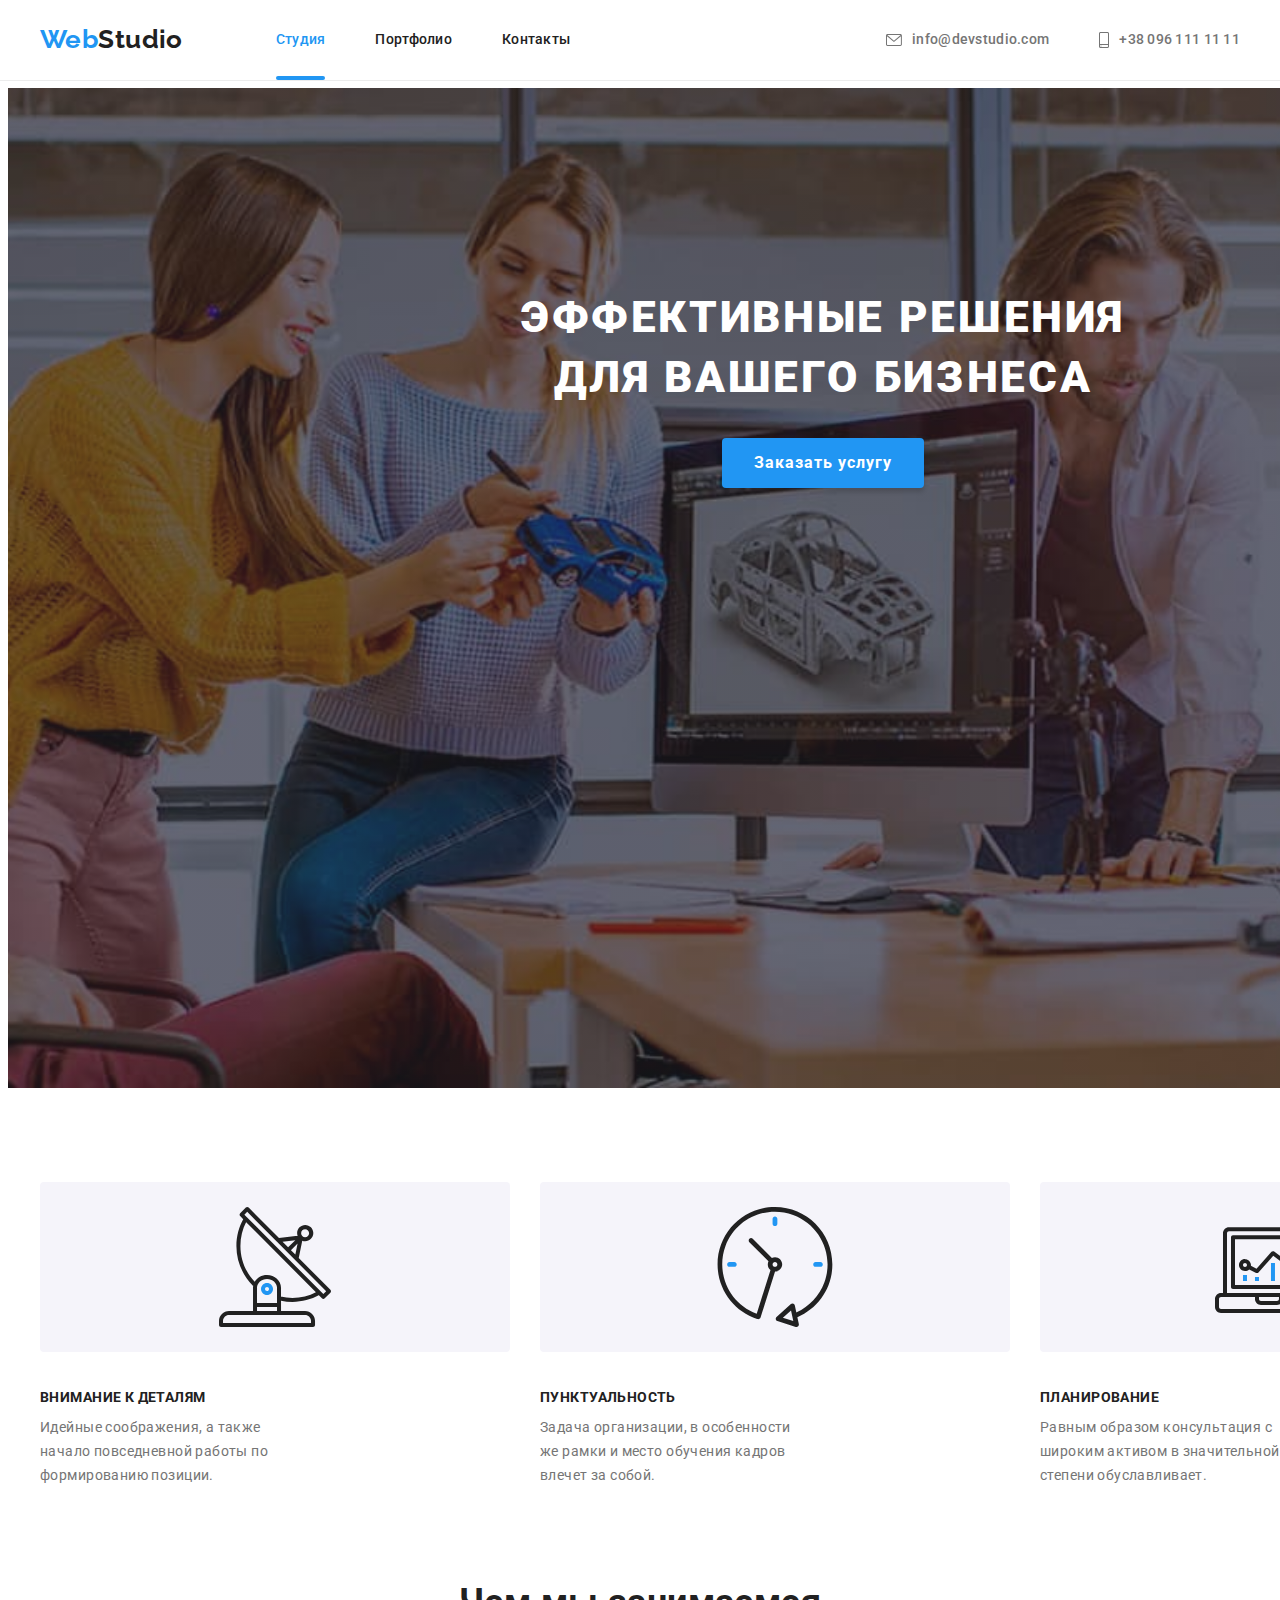
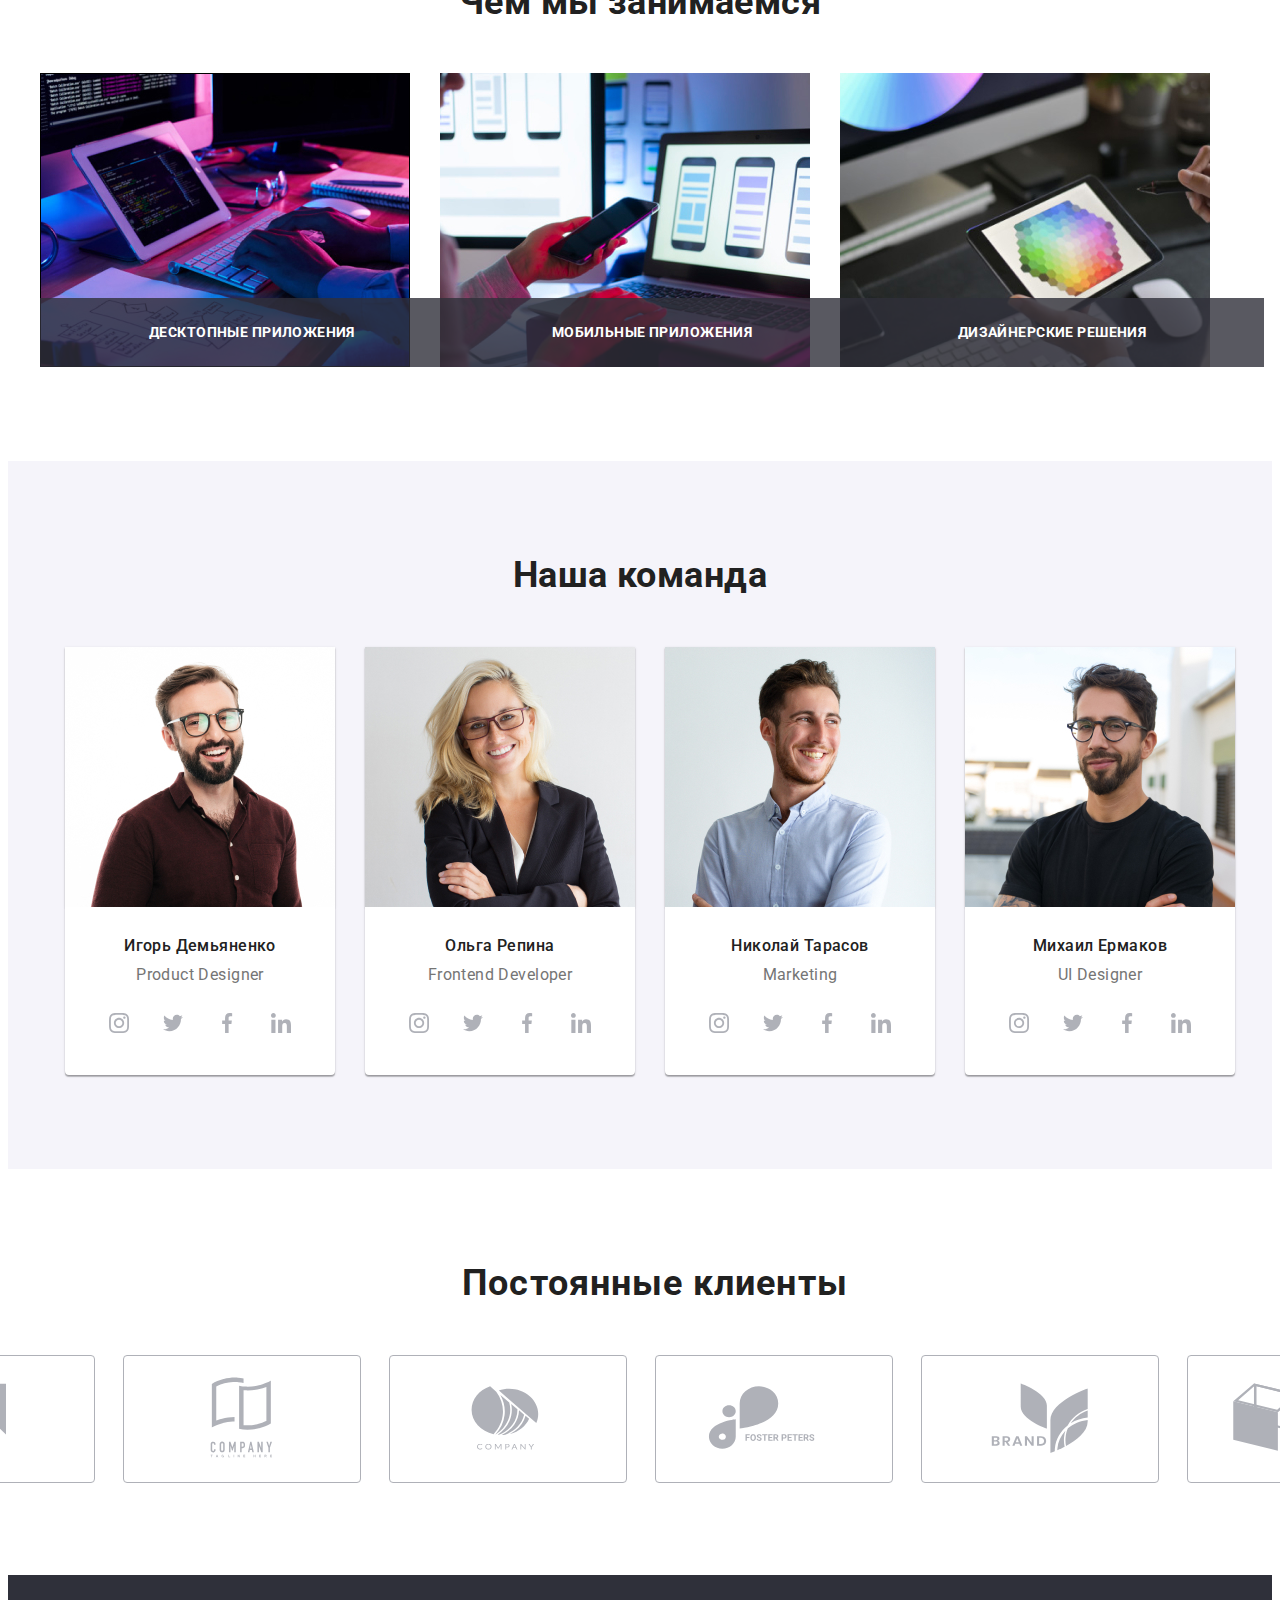
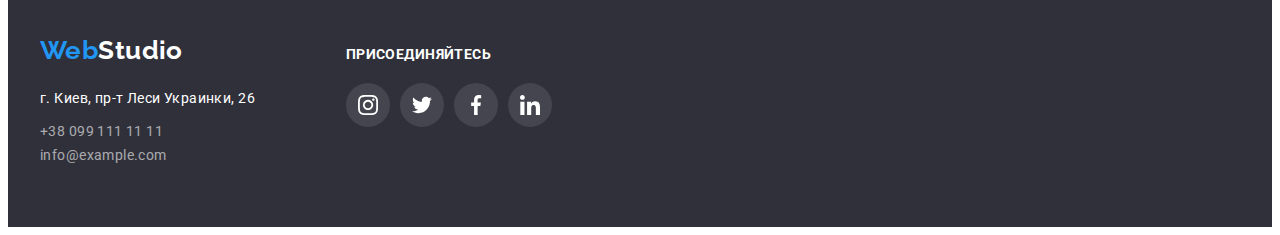
<file: index.html>
<!DOCTYPE html>
<html lang="en">
  <head>
    <meta charset="UTF-8" />
    <meta http-equiv="X-UA-Compatible" content="IE=edge" />
    <meta name="viewport" content="width=device-width, initial-scale=1.0" />
    <title>WebStudio</title>
    <link
      rel="stylesheet"
      href="https://cdnjs.cloudflare.com/ajax/libs/modern-normalize/1.1.0/modern-normalize.min.css"
      integrity="sha512-wpPYUAdjBVSE4KJnH1VR1HeZfpl1ub8YT/NKx4PuQ5NmX2tKuGu6U/JRp5y+Y8XG2tV+wKQpNHVUX03MfMFn9Q=="
      crossorigin="anonymous"
      referrerpolicy="no-referrer"
    />
    <link rel="preconnect" href="https://fonts.googleapis.com" />
    <link rel="preconnect" href="https://fonts.gstatic.com" crossorigin />
    <link
      href="https://fonts.googleapis.com/css2?family=Raleway:wght@700&family=Roboto:wght@400;500;700;900&display=swap"
      rel="stylesheet"
    />
    <link rel="stylesheet" href="./css/styles.css" />
  </head>
  <body>
    <header class="header">
      <div class="container">
        <nav class="header-nav">
          <a href="./index.html" class="logo link">Web</a>
          <ul class="site-nav list">
            <li class="site-nav-item">
              <a href="./index.html" class="link current">Студия</a>
            </li>
            <li class="site-nav-item">
              <a href="./portfolio.html" class="link">Портфолио</a>
            </li>
            <li class="site-nav-item">
              <a href="" class="link">Контакты</a>
            </li>
          </ul>
          <div class="auth-nav">
            <a href="mailto:info@devstudio.com" class="link auth-nav-link">
              <svg class="svg-mail">
                <use href="./images/icons.svg#icon-envelope"></use></svg
              >info@devstudio.com</a
            >
            <a href="tel:+380961111111" class="link auth-nav-link">
              <svg class="svg-tel">
                <use href="./images/icons.svg#icon-smartphone"></use></svg
              >+38 096 111 11 11</a
            >
          </div>
        </nav>
      </div>
    </header>
    <main>
      <section class="hero container">
        <div class="hero-box">
          <h1 class="hero-title">Эффективные решения для вашего бизнеса</h1>
          <button type="button" class="btn-hero" data-modal-open>
            Заказать услугу
          </button>
        </div>
      </section>
      <section class="section-speciality">
        <div class="container">
          <h2 class="section-title visually-hidden">Особенности</h2>
          <ul class="list speciality">
            <li class="speciality-items">
              <svg>
                <use href="./images/icons.svg#icon-antenna"></use>
              </svg>
              <h3 class="section-title-description">Внимание к деталям</h3>
              <p class="description">
                Идейные соображения, а также начало повседневной работы по
                формированию позиции.
              </p>
            </li>
            <li class="speciality-items">
              <svg>
                <use href="./images/icons.svg#icon-clock"></use>
              </svg>
              <h3 class="section-title-description">Пунктуальность</h3>
              <p class="description">
                Задача организации, в особенности же рамки и место обучения
                кадров влечет за собой.
              </p>
            </li>
            <li class="speciality-items">
              <svg>
                <use href="./images/icons.svg#icon-diagram"></use>
              </svg>
              <h3 class="section-title-description">Планирование</h3>
              <p class="description">
                Равным образом консультация с широким активом в значительной
                степени обуславливает.
              </p>
            </li>
            <li class="speciality-items">
              <svg>
                <use href="./images/icons.svg#icon-astronaut"></use>
              </svg>
              <h3 class="section-title-description">Современные технологии</h3>
              <p class="description">
                Значимость этих проблем настолько очевидна, что реализация
                плановых заданий.
              </p>
            </li>
          </ul>
        </div>
      </section>
      <section class="section-about">
        <div class="container">
          <h2 class="section-title about">Чем мы занимаемся</h2>
          <ul class="list about-list">
            <li class="about-item">
              <img
                src="./images/box_1.jpg"
                alt="Десктопные приложения"
                width="370"
              />
              <span class="about-item-description">Десктопные приложения</span>
            </li>
            <li class="about-item">
              <img
                src="./images/box_2.jpg"
                alt="Мобильные приложения"
                width="370"
              />
              <span class="about-item-description">Мобильные приложения</span>
            </li>
            <li class="about-item">
              <img
                src="./images/box_3.jpg"
                alt="Дизайнерские решения"
                width="370"
              />
              <span class="about-item-description">Дизайнерские решения</span>
            </li>
          </ul>
        </div>
      </section>
      <section class="section our-team">
        <div class="container">
          <h2 class="section-title titel-team">Наша команда</h2>
          <ul class="list soc-team-list">
            <li class="card-team">
              <img src="./images/team_card_1.jpg" alt="Фото_1" width="270" />
              <div class="text-box">
                <h3 class="section-team">Игорь Демьяненко</h3>
                <p class="position">Product Designer</p>
                <ul class="list soc-team-list">
                  <li class="soc-team-item">
                    <a href="" class="link soc-link"
                      ><svg class="soc-team-svg">
                        <use href="./images/icons.svg#icon-instagram"></use>
                      </svg>
                    </a>
                  </li>
                  <li class="soc-team-item">
                    <a href="" class="link soc-link"
                      ><svg class="soc-team-svg">
                        <use href="./images/icons.svg#icon-twitter"></use>
                      </svg>
                    </a>
                  </li>
                  <li class="soc-team-item">
                    <a href="" class="link soc-link"
                      ><svg class="soc-team-svg">
                        <use href="./images/icons.svg#icon-facebook"></use>
                      </svg>
                    </a>
                  </li>
                  <li class="soc-team-item">
                    <a href="" class="link soc-link"
                      ><svg class="soc-team-svg">
                        <use href="./images/icons.svg#icon-linkedin"></use>
                      </svg>
                    </a>
                  </li>
                </ul>
              </div>
            </li>
            <li class="card-team">
              <img src="./images/team_card_2.jpg" alt="Фото_2" width="270" />
              <div class="text-box">
                <h3 class="section-team">Ольга Репина</h3>
                <p class="position">Frontend Developer</p>
                <ul class="list soc-team-list">
                  <li class="soc-team-item">
                    <a href="" class="link soc-link"
                      ><svg class="soc-team-svg">
                        <use href="./images/icons.svg#icon-instagram"></use>
                      </svg>
                    </a>
                  </li>
                  <li class="soc-team-item">
                    <a href="" class="link soc-link"
                      ><svg class="soc-team-svg">
                        <use href="./images/icons.svg#icon-twitter"></use>
                      </svg>
                    </a>
                  </li>
                  <li class="soc-team-item">
                    <a href="" class="link soc-link"
                      ><svg class="soc-team-svg">
                        <use href="./images/icons.svg#icon-facebook"></use>
                      </svg>
                    </a>
                  </li>
                  <li class="soc-team-item">
                    <a href="" class="link soc-link"
                      ><svg class="soc-team-svg">
                        <use href="./images/icons.svg#icon-linkedin"></use>
                      </svg>
                    </a>
                  </li>
                </ul>
              </div>
            </li>
            <li class="card-team">
              <img src="./images/team_card_3.jpg" alt="Фото_3" width="270" />
              <div class="text-box">
                <h3 class="section-team">Николай Тарасов</h3>
                <p class="position">Marketing</p>
                <ul class="list soc-team-list">
                  <li class="soc-team-item">
                    <a href="" class="link soc-link"
                      ><svg class="soc-team-svg">
                        <use href="./images/icons.svg#icon-instagram"></use>
                      </svg>
                    </a>
                  </li>
                  <li class="soc-team-item">
                    <a href="" class="link soc-link"
                      ><svg class="soc-team-svg">
                        <use href="./images/icons.svg#icon-twitter"></use>
                      </svg>
                    </a>
                  </li>
                  <li class="soc-team-item">
                    <a href="" class="link soc-link"
                      ><svg class="soc-team-svg">
                        <use href="./images/icons.svg#icon-facebook"></use>
                      </svg>
                    </a>
                  </li>
                  <li class="soc-team-item">
                    <a href="" class="link soc-link"
                      ><svg class="soc-team-svg">
                        <use href="./images/icons.svg#icon-linkedin"></use>
                      </svg>
                    </a>
                  </li>
                </ul>
              </div>
            </li>
            <li class="card-team">
              <img src="./images/team_card_4.jpg" alt="Фото_4" width="270" />
              <div class="text-box">
                <h3 class="section-team">Михаил Ермаков</h3>
                <p class="position">UI Designer</p>
                <ul class="list soc-team-list">
                  <li class="soc-team-item">
                    <a href="" class="link soc-link"
                      ><svg class="soc-team-svg">
                        <use href="./images/icons.svg#icon-instagram"></use>
                      </svg>
                    </a>
                  </li>
                  <li class="soc-team-item">
                    <a href="" class="link soc-link"
                      ><svg class="soc-team-svg">
                        <use href="./images/icons.svg#icon-twitter"></use>
                      </svg>
                    </a>
                  </li>
                  <li class="soc-team-item">
                    <a href="" class="link soc-link"
                      ><svg class="soc-team-svg">
                        <use href="./images/icons.svg#icon-facebook"></use>
                      </svg>
                    </a>
                  </li>
                  <li class="soc-team-item">
                    <a href="" class="link soc-link"
                      ><svg class="soc-team-svg">
                        <use href="./images/icons.svg#icon-linkedin"></use>
                      </svg>
                    </a>
                  </li>
                </ul>
              </div>
            </li>
          </ul>
        </div>
      </section>
      <section class="regular-client">
        <div class="container">
          <h2 class="regular-client-titel">Постоянные клиенты</h2>
          <ul class="regular-client-list list">
            <li class="regular-client-item">
              <a href="" class="link client-link">
                <svg class="svg-clients">
                  <use href="./images/icons.svg#icon-client1"></use>
                </svg>
              </a>
            </li>
            <li class="regular-client-item">
              <a href="" class="link client-link">
                <svg class="svg-clients">
                  <use href="./images/icons.svg#icon-client2"></use>
                </svg>
              </a>
            </li>
            <li class="regular-client-item">
              <a href="" class="link client-link">
                <svg class="svg-clients">
                  <use href="./images/icons.svg#icon-client3"></use>
                </svg>
              </a>
            </li>
            <li class="regular-client-item">
              <a href="" class="link client-link">
                <svg class="svg-clients">
                  <use href="./images/icons.svg#icon-client4"></use>
                </svg>
              </a>
            </li>
            <li class="regular-client-item">
              <a href="" class="link client-link">
                <svg class="svg-clients">
                  <use href="./images/icons.svg#icon-client5"></use>
                </svg>
              </a>
            </li>
            <li class="regular-client-item">
              <a href="" class="link client-link">
                <svg class="svg-clients">
                  <use href="./images/icons.svg#icon-client6"></use>
                </svg>
              </a>
            </li>
          </ul>
        </div>
      </section>
    </main>
    <footer class="footer">
      <div class="container">
        <div class="footer-box">
          <a href="./index.html" class="logo link">Web</a>
          <address class="address">
            <p class="map">г. Киев, пр-т Леси Украинки, 26</p>
            <a href="tel:+380991111111" class="link">+38 099 111 11 11</a>
            <a href="mailto:info@example.com" class="link">info@example.com</a>
          </address>
        </div>
        <div class="join-box">
          <h2 class="join-titel">присоединяйтесь</h2>
          <ul class="join-list list">
            <li class="join-item">
              <a href="" class="link join-link"
                ><svg class="footer-soc">
                  <use href="./images/icons.svg#icon-instagram"></use>
                </svg>
              </a>
            </li>
            <li class="join-item">
              <a href="" class="link join-link"
                ><svg class="footer-soc">
                  <use href="./images/icons.svg#icon-twitter"></use>
                </svg>
              </a>
            </li>
            <li class="join-item">
              <a href="" class="link join-link"
                ><svg class="footer-soc">
                  <use href="./images/icons.svg#icon-facebook"></use>
                </svg>
              </a>
            </li>
            <li class="join-item">
              <a href="" class="link join-link"
                ><svg class="footer-soc">
                  <use href="./images/icons.svg#icon-linkedin"></use>
                </svg>
              </a>
            </li>
          </ul>
        </div>
      </div>
    </footer>
    <div class="bacdrop is-hidden" data-modal>
      <div class="modal">
        <button type="button" class="modal-close-btn" data-modal-close>
          <svg>
            <use href="./images/icons.svg#icon-close"></use>
          </svg>
        </button>
      </div>
    </div>
    <script src="./js/modal.js"></script>
  </body>
</html>
</file>
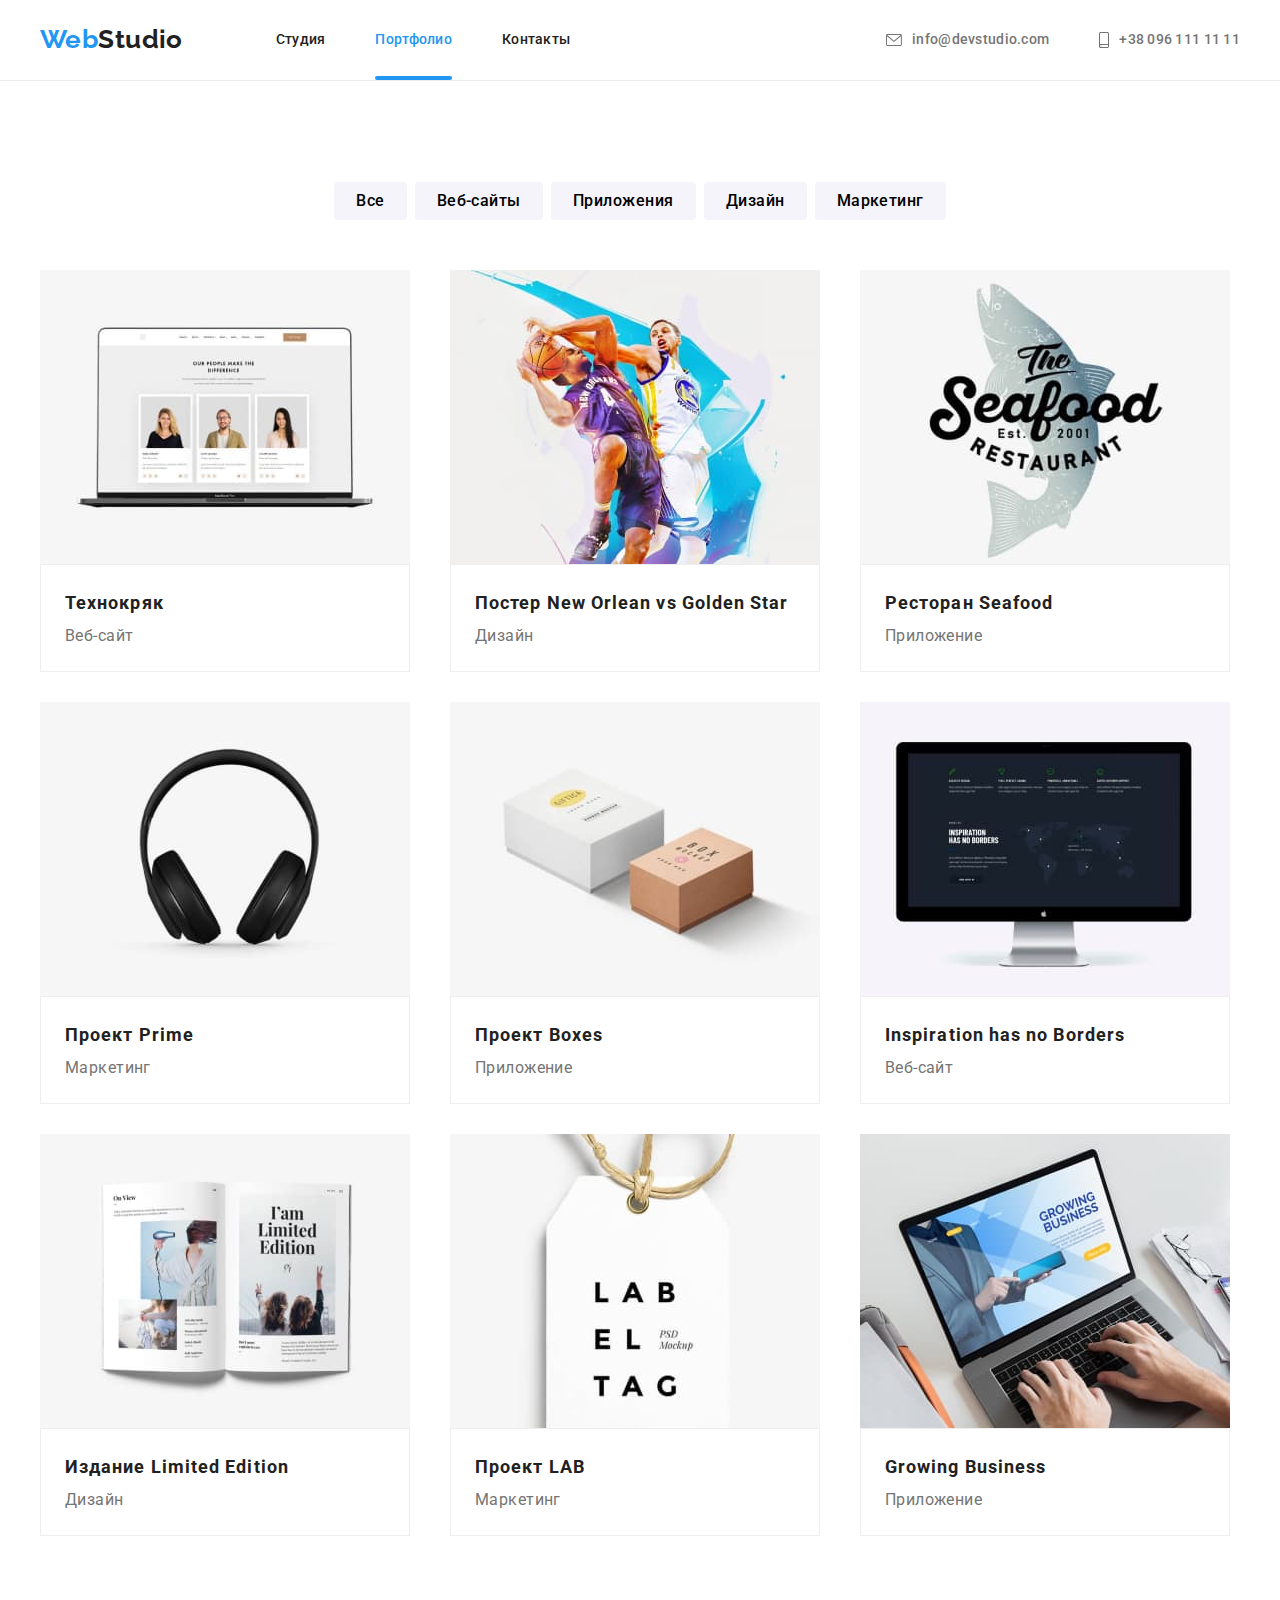
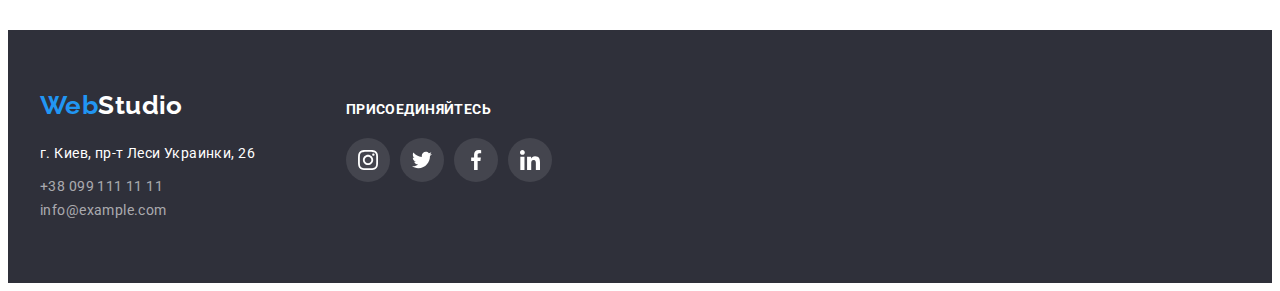
<file: portfolio.html>
<!DOCTYPE html>
<html lang="en">
  <head>
    <meta charset="UTF-8" />
    <meta http-equiv="X-UA-Compatible" content="IE=edge" />
    <meta name="viewport" content="width=device-width, initial-scale=1.0" />
    <title>Portfolio</title>
    <link
      rel="stylesheet"
      href="https://cdnjs.cloudflare.com/ajax/libs/modern-normalize/1.1.0/modern-normalize.min.css"
      integrity="sha512-wpPYUAdjBVSE4KJnH1VR1HeZfpl1ub8YT/NKx4PuQ5NmX2tKuGu6U/JRp5y+Y8XG2tV+wKQpNHVUX03MfMFn9Q=="
      crossorigin="anonymous"
      referrerpolicy="no-referrer"
    />
    <link rel="preconnect" href="https://fonts.googleapis.com" />
    <link rel="preconnect" href="https://fonts.gstatic.com" crossorigin />
    <link
      href="https://fonts.googleapis.com/css2?family=Raleway:wght@700&family=Roboto:wght@400;500;700;900&display=swap"
      rel="stylesheet"
    />
    <link rel="stylesheet" href="./css/styles.css" />
  </head>
  <body>
    <header class="header">
      <div class="container">
        <nav class="header-nav">
          <a href="./index.html" class="logo link">Web</a>
          <ul class="site-nav list">
            <li class="site-nav-item">
              <a href="./index.html" class="link">Студия</a>
            </li>
            <li class="site-nav-item">
              <a href="./portfolio.html" class="link current">Портфолио</a>
            </li>
            <li class="site-nav-item">
              <a href="" class="link">Контакты</a>
            </li>
          </ul>
          <div class="auth-nav">
            <a href="mailto:info@devstudio.com" class="link auth-nav-link">
              <svg class="svg-mail">
                <use href="./images/icons.svg#icon-envelope"></use></svg
              >info@devstudio.com</a
            >
            <a href="tel:+380961111111" class="link auth-nav-link">
              <svg class="svg-tel">
                <use href="./images/icons.svg#icon-smartphone"></use></svg
              >+38 096 111 11 11</a
            >
          </div>
        </nav>
      </div>
    </header>
    <main>
      <section class="section-portfolio">
        <div class="container">
          <h1 class="visually-hidden">Portfolio</h1>
          <ul class="list filter-btn-list">
            <li class="filter-btn-item">
              <button type="button" class="filter-btn">Все</button>
            </li>
            <li class="filter-btn-item">
              <button type="button" class="filter-btn">Веб-сайты</button>
            </li>
            <li class="filter-btn-item">
              <button type="button" class="filter-btn">Приложения</button>
            </li>
            <li class="filter-btn-item">
              <button type="button" class="filter-btn">Дизайн</button>
            </li>
            <li class="filter-btn-item">
              <button type="button" class="filter-btn">Маркетинг</button>
            </li>
          </ul>
          <ul class="list filter-list">
            <li class="filter-item">
              <div class="card-filter">
                <a href="" class="link">
                  <div class="filter-thumb">
                    <img
                      src="./images/project1.jpg"
                      alt="Фото_1"
                      width="370"
                      height="294"
                    />
                    <p class="filtert-description"
                      >Ресурс предлагает комплексные предложения с разным
                      уровнем функционала и сервисов. Все это позволит
                      посетителю получить исчерпывающие сведения о компании или
                      частном лице.</p
                    >
                  </div>

                  <div class="project-filter">
                    <h3 class="section-project">Технокряк</h3>
                    <p class="filter">Веб-сайт</p>
                  </div></a
                >
              </div>
            </li>
            <li class="filter-item">
              <div class="card-filter">
                <a href="" class="link">
                  <div class="filter-thumb">
                    <img
                      src="./images/project2.jpg"
                      alt="Фото_2"
                      width="370"
                      height="294"
                    />
                    <p class="filtert-description"
                      >Ресурс предлагает комплексные предложения с разным
                      уровнем функционала и сервисов. Все это позволит
                      посетителю получить исчерпывающие сведения о компании или
                      частном лице.</p
                    >
                  </div>
                  <div class="project-filter">
                    <h3 class="section-project">
                      Постер New Orlean vs Golden Star
                    </h3>
                    <p class="filter">Дизайн</p>
                  </div>
                </a>
              </div>
            </li>
            <li class="filter-item">
              <div class="card-filter">
                <a href="" class="link">
                  <div class="filter-thumb">
                    <img
                      src="./images/project3.jpg"
                      alt="Фото_3"
                      width="370"
                      height="294"
                    />
                    <p class="filtert-description"
                      >Ресурс предлагает комплексные предложения с разным
                      уровнем функционала и сервисов. Все это позволит
                      посетителю получить исчерпывающие сведения о компании или
                      частном лице.</p
                    >
                  </div>
                  <div class="project-filter">
                    <h3 class="section-project">Ресторан Seafood</h3>
                    <p class="filter">Приложение</p>
                  </div>
                </a>
              </div>
            </li>
            <li class="filter-item">
              <div class="card-filter">
                <a href="" class="link">
                  <div class="filter-thumb">
                    <img
                      src="./images/project4.jpg"
                      alt="Фото_4"
                      width="370"
                      height="294"
                    />
                    <p class="filtert-description"
                      >Ресурс предлагает комплексные предложения с разным
                      уровнем функционала и сервисов. Все это позволит
                      посетителю получить исчерпывающие сведения о компании или
                      частном лице.</p
                    >
                  </div>
                  <div class="project-filter">
                    <h3 class="section-project">Проект Prime</h3>
                    <p class="filter">Маркетинг</p>
                  </div>
                </a>
              </div>
            </li>
            <li class="filter-item">
              <div class="card-filter">
                <a href="" class="link">
                  <div class="filter-thumb">
                    <img
                      src="./images/project5.jpg"
                      alt="Фото_5"
                      width="370"
                      height="294"
                    />
                    <p class="filtert-description"
                      >Ресурс предлагает комплексные предложения с разным
                      уровнем функционала и сервисов. Все это позволит
                      посетителю получить исчерпывающие сведения о компании или
                      частном лице.</p
                    >
                  </div>
                  <div class="project-filter">
                    <h3 class="section-project">Проект Boxes</h3>
                    <p class="filter">Приложение</p>
                  </div>
                </a>
              </div>
            </li>
            <li class="filter-item">
              <div class="card-filter">
                <a href="" class="link">
                  <div class="filter-thumb">
                    <img
                      src="./images/project6.jpg"
                      alt="Фото_6"
                      width="370"
                      height="294"
                    />
                    <p class="filtert-description"
                      >Ресурс предлагает комплексные предложения с разным
                      уровнем функционала и сервисов. Все это позволит
                      посетителю получить исчерпывающие сведения о компании или
                      частном лице.</p
                    >
                  </div>
                  <div class="project-filter">
                    <h3 class="section-project">Inspiration has no Borders</h3>
                    <p class="filter">Веб-сайт</p>
                  </div>
                </a>
              </div>
            </li>
            <li class="filter-item">
              <div class="card-filter">
                <a href="" class="link">
                  <div class="filter-thumb">
                    <img
                      src="./images/project7.jpg"
                      alt="Фото_7"
                      width="370"
                      height="294"
                    />
                    <p class="filtert-description"
                      >Ресурс предлагает комплексные предложения с разным
                      уровнем функционала и сервисов. Все это позволит
                      посетителю получить исчерпывающие сведения о компании или
                      частном лице.</p
                    >
                  </div>
                  <div class="project-filter">
                    <h3 class="section-project">Издание Limited Edition</h3>
                    <p class="filter">Дизайн</p>
                  </div>
                </a>
              </div>
            </li>
            <li class="filter-item">
              <div class="card-filter">
                <a href="" class="link">
                  <div class="filter-thumb">
                    <img
                      src="./images/project8.jpg"
                      alt="Фото_8"
                      width="370"
                      height="294"
                    />
                    <p class="filtert-description"
                      >Ресурс предлагает комплексные предложения с разным
                      уровнем функционала и сервисов. Все это позволит
                      посетителю получить исчерпывающие сведения о компании или
                      частном лице.</p
                    >
                  </div>
                  <div class="project-filter">
                    <h3 class="section-project">Проект LAB</h3>
                    <p class="filter">Маркетинг</p>
                  </div>
                </a>
              </div>
            </li>
            <li class="filter-item">
              <div class="card-filter">
                <a href="" class="link">
                  <div class="filter-thumb">
                    <img
                      src="./images/project9.jpg"
                      alt="Фото_9"
                      width="370"
                      height="294"
                    />
                    <p class="filtert-description"
                      >Ресурс предлагает комплексные предложения с разным
                      уровнем функционала и сервисов. Все это позволит
                      посетителю получить исчерпывающие сведения о компании или
                      частном лице.</p
                    >
                  </div>
                  <div class="project-filter">
                    <h3 class="section-project">Growing Business</h3>
                    <p class="filter">Приложение</p>
                  </div>
                </a>
              </div>
            </li>
          </ul>
        </div>
      </section>
    </main>
    <footer class="footer">
      <div class="container">
        <div class="footer-box">
          <a href="./index.html" class="logo link">Web</a>
          <address class="address">
            <p class="map">г. Киев, пр-т Леси Украинки, 26</p>
            <a href="tel:+380991111111" class="link">+38 099 111 11 11</a>
            <a href="mailto:info@example.com" class="link">info@example.com</a>
          </address>
        </div>
        <div class="join-box">
          <h2 class="join-titel">присоединяйтесь</h2>
          <ul class="join-list list">
            <li class="join-item">
              <a href="" class="link join-link"
                ><svg class="footer-soc">
                  <use href="./images/icons.svg#icon-instagram"></use>
                </svg>
              </a>
            </li>
            <li class="join-item">
              <a href="" class="link join-link"
                ><svg class="footer-soc">
                  <use href="./images/icons.svg#icon-twitter"></use>
                </svg>
              </a>
            </li>
            <li class="join-item">
              <a href="" class="link join-link"
                ><svg class="footer-soc">
                  <use href="./images/icons.svg#icon-facebook"></use>
                </svg>
              </a>
            </li>
            <li class="join-item">
              <a href="" class="link join-link"
                ><svg class="footer-soc">
                  <use href="./images/icons.svg#icon-linkedin"></use>
                </svg>
              </a>
            </li>
          </ul>
        </div>
      </div>
    </footer>
  </body>
</html>
</file>
<file: css/styles.css>
:root {
  --primary-text-color: #757575;
  --secondary-text-color: #ffffff;
  --title-text-color: #212121;
  --accent-color: #2196f3;
}

body {
  background-color: #ffffff;
  color: var(--primary-text-color);

  font-family: 'Roboto', sans-serif;
  letter-spacing: 0.03em;
  font-style: normal;
  font-weight: 400;
  font-size: 14px;
  line-height: 1.71;
  padding-top: 80px;
}

p,
h1,
h2,
h3,
h4,
h5,
h6 {
  margin: 0;
}

ul {
  margin: 0;
  padding-left: 0;
}

img {
  display: block;
}

a {
  color: currentColor;
}

a,
button {
  cursor: pointer;
}

.container {
  width: 1200px;
  margin: 0 auto;
  padding-left: 15px;
  padding-right: 15px;
  /* outline: 1px solid red; */
}

.visually-hidden {
  border: 0;
  clip: rect(0 0 0 0);
  height: auto;
  margin: 0;
  overflow: hidden;
  padding: 0;
  position: absolute;
  width: 1px;
  white-space: nowrap;
}

.link {
  text-decoration: none;
}

.list {
  list-style: none;
}

/*------------------BUTTON------------------*/

.btn-hero {
  background-color: var(--accent-color);
  font-family: 'Roboto';
  font-style: normal;
  font-weight: 700;
  font-size: 16px;
  line-height: 1.88;
  display: flex;
  align-items: center;
  text-align: center;
  letter-spacing: 0.06em;
  color: #ffffff;
  min-width: 200px;
  padding: 10px 32px;
  margin: 0 auto;
  box-shadow: 0px 4px 4px rgba(0, 0, 0, 0.15);
  border: transparent;
  border-radius: 4px;
}

.filter-btn {
  font-family: 'Roboto';
  font-weight: 500;
  font-size: 16px;
  line-height: 1.6;
  text-align: center;
  letter-spacing: 0.03em;
  cursor: pointer;
  border-radius: 4px;
  border-style: none;
  background: #f5f4fa;
  display: block;
  border-radius: 4px;
  padding: 6px 22px;

  transition: background-color 250ms cubic-bezier(0.4, 0, 0.2, 1),
    color 250ms cubic-bezier(0.4, 0, 0.2, 1);
}

.filter-btn:hover,
.filter-btn:focus {
  background-color: var(--accent-color);
  color: var(--secondary-text-color);

  box-shadow: 0px 3px 1px rgba(0, 0, 0, 0.1), 0px 1px 2px rgba(0, 0, 0, 0.08),
    0px 2px 2px rgba(0, 0, 0, 0.12);
  border-radius: 4px;
}

/*------------------HEADER------------------*/

.site-nav li:not(:last-child) {
  margin-right: 50px;
}

.header {
  position: fixed;
  z-index: 1;
  top: 0;
  left: 0;
  width: 100%;
  background-color: #ffffff;
  padding-top: 24px;
  padding-bottom: 25px;
  border-bottom: 1px solid #ececec;
}

.header-nav {
  display: flex;
  align-items: center;
}

.auth-nav {
  display: flex;
  margin-left: auto;
}

.auth-nav .link {
  margin-left: 50px;
}

.site-nav {
  display: flex;
}

.site-nav-item {
  position: relative;
}

.site-nav .link,
.auth-nav .link {
  font-weight: 500;
  font-size: 14px;
  line-height: 1.14;
  font-style: normal;
  letter-spacing: 0.02em;

  transition: color 250ms cubic-bezier(0.4, 0, 0.2, 1);
}

.svg-tel {
  width: 10px;
  height: 16px;
  margin-right: 10px;
  fill: currentColor;
}

.svg-mail {
  width: 16px;
  height: 12px;
  margin-right: 10px;
  fill: currentColor;

  transition: fill 250ms cubic-bezier(0.4, 0, 0.2, 1);
}

.site-nav .link {
  color: var(--title-text-color);
}
.auth-nav .link {
  color: var(--primary-text-color);
}

.site-nav .link.current {
  color: var(--accent-color);
}

.current::before {
  content: '';
  position: absolute;
  bottom: -28px;
  display: block;
  width: 100%;
  height: 4px;
  border-radius: 4px;
  background-color: var(--accent-color);
}
.auth-nav-link {
  display: flex;
  align-items: center;
  justify-content: center;
  color: var(--accent-color);

  transition: color 250ms cubic-bezier(0.4, 0, 0.2, 1);
}

.address .link:hover,
.address .link:focus,
.site-nav .link:hover,
.auth-nav .link:hover,
.site-nav .link:focus,
.auth-nav .link:focus {
  color: var(--accent-color);
}

/*------------------LOGO------------------*/

.logo {
  font-family: 'Raleway';
  font-style: normal;
  font-weight: 700;
  font-size: 26px;
  line-height: 1.2;
  color: var(--accent-color);
  margin-right: 93px;

  transition: color 250ms cubic-bezier(0.4, 0, 0.2, 1);
}

footer .logo:focus,
footer .logo:hover {
  color: var(--secondary-text-color);
}
footer .logo::after {
  content: 'Studio';
  color: var(--secondary-text-color);

  transition: color 250ms cubic-bezier(0.4, 0, 0.2, 1);
}

footer .logo:focus::after,
footer .logo:hover::after {
  color: var(--accent-color);
}

header .logo::after {
  content: 'Studio';
  color: var(--title-text-color);

  transition: color 250ms cubic-bezier(0.4, 0, 0.2, 1);
}
header .logo:focus,
header .logo:hover {
  color: var(--title-text-color);
}

header .logo:focus::after,
header .logo:hover::after {
  color: var(--accent-color);
}

/*------------------HERO------------------*/

.hero {
  padding-top: 200px;
  padding-bottom: 200px;
  background-color: #2f303a;
  text-align: center;
  background-image: linear-gradient(
      rgba(47, 48, 58, 0.4),
      rgba(47, 48, 58, 0.4)
    ),
    url(../images/background-img.jpg);
  height: 600px;
  width: 1600px;
  background-repeat: no-repeat;
  background-position: center;
  background-size: cover;
}

.hero-title {
  font-weight: 900;
  font-size: 44px;
  line-height: 1.36;
  letter-spacing: 0.06em;
  text-transform: uppercase;
  color: var(--secondary-text-color);
  max-width: 696px;
  margin: 0 auto 30px;
}

/*------------------SPECIALITY------------------*/

.section-title {
  font-weight: 700;
  font-size: 36px;
  line-height: 1.16;
  text-align: center;

  color: var(--title-text-color);
}

.section-speciality {
  padding-top: 94px;
  padding-bottom: 94px;
}

.section-title-description {
  font-weight: 700;
  font-size: 14px;
  line-height: 1.14;
  text-transform: uppercase;
  color: var(--title-text-color);
  max-width: 270px;
  margin-bottom: 10px;
}

.description {
  font-weight: 400;
  font-size: 14px;
  line-height: 1.71;
  max-width: 270px;
}

.speciality {
  display: flex;
  margin-right: -30px;
}

.speciality-items {
  width: calc(100% / 4- 30px);
  margin-right: 30px;
}

.speciality-items svg {
  width: 270px;
  height: 120px;
  padding: 25px 100px;
  margin-bottom: 30px;
  background-color: #f5f4fa;
  border-radius: 4px;
}

/*------------------ABOUT------------------*/

.about {
  margin-bottom: 50px;
}
.section-about {
  padding-bottom: 94px;
}

.about-list {
  display: flex;
  margin-right: -30;
}

.about-item {
  width: calc(100% / 3- 30px);
  margin-right: 30px;
  position: relative;
}

.about-item-description {
  position: absolute;
  bottom: 0;
  display: block;
  width: 100%;
  padding: 27px;
  background-color: rgba(47, 48, 58, 0.8);
  font-weight: 700;
  font-size: 14px;
  line-height: 1.14;
  text-align: center;
  letter-spacing: 0.03em;
  text-transform: uppercase;
  color: #ffffff;
}

/*------------------OUR-TEAM------------------*/

.our-team {
  background-color: #f5f4fa;
  padding-top: 94px;
  padding-bottom: 94px;
}

.team-list {
  display: flex;
  margin-left: -30px;
}

.titel-team {
  margin-bottom: 50px;
}

.card-team {
  display: block;
  max-width: 270px;
  text-align: center;
  border-radius: 0px 0px 4px 4px;
  width: calc(100% / 4 - 30px);
  margin-left: 30px;
}

.card-team img {
  box-shadow: 0px 1px 3px rgba(0, 0, 0, 0.12), 0px 1px 1px rgba(0, 0, 0, 0.14),
    0px 2px 1px rgba(0, 0, 0, 0.2);
}

.text-box {
  padding-top: 30px;
  padding-bottom: 30px;
  width: 270px;
  background: var(--secondary-text-color);
  border-radius: 0px 0px 4px 4px;
  box-shadow: 0px 1px 3px rgba(0, 0, 0, 0.12), 0px 1px 1px rgba(0, 0, 0, 0.14),
    0px 2px 1px rgba(0, 0, 0, 0.2);
}

.section-team {
  font-weight: 500;
  font-size: 16px;
  line-height: 1.18;
  text-align: center;
  color: var(--title-text-color);
  margin-bottom: 10px;
}

.position {
  font-weight: 400;
  font-size: 16px;
  line-height: 1.18;
  text-align: center;
  margin-bottom: 16px;
}

.soc-team-list {
  display: flex;
  align-items: center;
  justify-content: center;
  margin-left: -10px;
}

.soc-team-item {
  width: 44px;
  height: 44px;
  margin-left: 10px;
}

.soc-team-svg {
  display: flex;
  align-items: center;
  justify-content: center;
  height: 20px;
  width: 20px;
}

.soc-team-svg {
  fill: currentColor;
}

.soc-link {
  display: flex;
  align-items: center;
  justify-content: center;
  width: 100%;
  height: 100%;
  border-radius: 50%;
  color: #afb1b8;

  transition: color 250ms cubic-bezier(0.4, 0, 0.2, 1),
    background-color 250ms cubic-bezier(0.4, 0, 0.2, 1);
}

.soc-link:hover,
.soc-link:focus {
  color: var(--secondary-text-color);
  background-color: var(--accent-color);
}

/*------------------REGULAR-CLIENT------------------*/

.regular-client-titel {
  font-weight: 700;
  font-size: 36px;
  line-height: 1.16;
  text-align: center;
  letter-spacing: 0.03em;
  color: var(--title-text-color);

  margin-bottom: 50px;
}

.svg-clients {
  width: 170px;
  height: 92px;
  padding: 16px 32px;
}

.client-link {
  display: flex;
  align-items: center;
  justify-content: center;
  width: 100%;
  height: 100%;
  color: #afb1b8;
  border: 1px solid #afb1b8;
  border-radius: 4px;
  fill: currentColor;

  transition: color 250ms cubic-bezier(0.4, 0, 0.2, 1),
    border 250ms cubic-bezier(0.4, 0, 0.2, 1);
}

.regular-client {
  padding-top: 94px;
  padding-bottom: 94px;
  margin-right: -30px;
}

.regular-client-item {
  flex-basis: calc(100% / 6 - 30px);
  margin-right: 30px;
}

.regular-client-list {
  display: flex;
  justify-content: center;
}

.client-link:hover,
.client-link:focus {
  color: var(--accent-color);
  border: 1px solid var(--accent-color);
}

/*------------------PORTFOLIO------------------*/

.filter-btn-list {
  margin-bottom: 50px;
  display: flex;
  justify-content: center;
}

.filter-btn-item:not(:last-child) {
  margin-right: 8px;
}

.filter-item {
  display: flex;
  background: var(--secondary-text-color);
  flex-basis: calc(100% / 3 - 30px);
  margin-left: 30px;
  margin-bottom: 30px;
}

.section-project {
  font-weight: 700;
  font-size: 18px;
  line-height: 2;
  letter-spacing: 0.06em;
  color: var(--title-text-color);
}

.filter {
  font-weight: 400;
  font-size: 16px;
  line-height: 1.88;
}

.project-filter {
  border: 1px solid #eeeeee;
  padding: 20px 24px;
  flex-basis: 322px;
}

.filter-list {
  display: flex;
  flex-wrap: wrap;
  margin-left: -30px;
  margin-bottom: -30px;
}

.section-portfolio {
  padding-top: 94px;
  padding-bottom: 94px;
}

.card-filter a {
  display: block;
}

.card-filter a:focus,
.card-filter a:hover {
  box-shadow: 0px 1px 1px rgba(0, 0, 0, 0.12), 0px 4px 4px rgba(0, 0, 0, 0.06),
    1px 4px 6px rgba(0, 0, 0, 0.16);
}

.filter-thumb {
  position: relative;
  overflow: hidden;
}

.filter-thumb::before {
  content: '';
  position: absolute;
  display: block;
  height: 100%;
  width: 100%;
  top: 0;
  left: 0;
  background: rgba(33, 150, 243, 0.9);

  transition: transform 250ms cubic-bezier(0.4, 0, 0.2, 1);
  transform: translateY(100%);
  opacity: 0;
}

.card-filter a:focus .filter-thumb::before,
.card-filter a:focus .filtert-description,
.card-filter a:hover .filter-thumb::before,
.card-filter a:hover .filtert-description {
  opacity: 1;
  transform: translateY(0);
}

.filtert-description {
  position: absolute;
  top: 0;
  left: 0;

  padding: 63px 24px;
  font-weight: 400;
  font-size: 18px;
  line-height: 1.55;
  letter-spacing: 0.03em;
  color: var(--secondary-text-color);

  opacity: 0;
  transition: transform 250ms cubic-bezier(0.4, 0, 0.2, 1);
  transform: translateY(100%);
}

/*------------------FOOTER------------------*/

.footer {
  background-color: #2f303a;
  padding: 60px 0px;
}

.address {
  font-style: normal;
  font-weight: 400;
  font-size: 14px;
  line-height: 1.71;
  max-width: 231px;
  margin-top: 20px;
}
.address a {
  color: rgba(255, 255, 255, 0.6);
  margin-bottom: 9px;
}

.map {
  font-weight: 400;
  font-style: normal;
  font-size: 14px;
  line-height: 1.71;
  color: var(--secondary-text-color);
  margin-bottom: 9px;
}

.footer .container {
  display: flex;
}

.join-list {
  display: flex;
  justify-content: center;
}

.join-box {
  align-items: center;
  justify-content: center;
  margin-left: 70px;
  margin-top: 12px;
}

.join-item {
  cursor: pointer;
  width: 44px;
  height: 44px;
  margin-left: 10px;
}

.join-item:first-child {
  margin-left: 0;
}

.join-link {
  display: flex;
  align-items: center;
  justify-content: center;
  width: 100%;
  height: 100%;
  border-radius: 50%;
  background-color: rgba(255, 255, 255, 0.1);

  transition: background-color 250ms cubic-bezier(0.4, 0, 0.2, 1);
}

.join-link:hover,
.join-link:focus {
  background-color: var(--accent-color);
}

.footer-soc {
  display: flex;
  fill: var(--secondary-text-color);
  width: 20px;
  height: 20px;
}

.join-titel {
  font-weight: 700;
  font-size: 14px;
  line-height: 1.14;
  letter-spacing: 0.03em;
  text-transform: uppercase;
  color: var(--secondary-text-color);
  margin-bottom: 20px;
}

/*------------------MODAL------------------*/

.bacdrop {
  position: fixed;
  z-index: 1;
  top: 0;
  left: 0;
  width: 100%;
  height: 100%;
  background-color: rgba(0, 0, 0, 0.2);
  transition: opacity 250ms linear, visibility 250ms linear;
}

.modal {
  position: absolute;
  top: 50%;
  left: 50%;
  transform: translate(-50%, -50%) scale(1);

  width: 528px;
  min-height: 581px;
  background: #ffffff;
  box-shadow: 0px 1px 3px rgba(0, 0, 0, 0.12), 0px 1px 1px rgba(0, 0, 0, 0.14),
    0px 2px 1px rgba(0, 0, 0, 0.2);
  border-radius: 4px;
  transition: transform 250ms linear;
}

.modal-close-btn {
  position: absolute;
  top: 8px;
  right: 8px;
  display: flex;
  align-items: center;
  justify-content: center;

  width: 30px;
  height: 30px;
  background: #ffffff;
  border: 1px solid rgba(0, 0, 0, 0.1);
  border-radius: 50%;
}

.is-hidden {
  opacity: 0;
  visibility: hidden;
  pointer-events: none;
}

.bacdrop.is-hidden .modal {
  transform: translate(-50%, -50%) scale(0);
}
</file>
